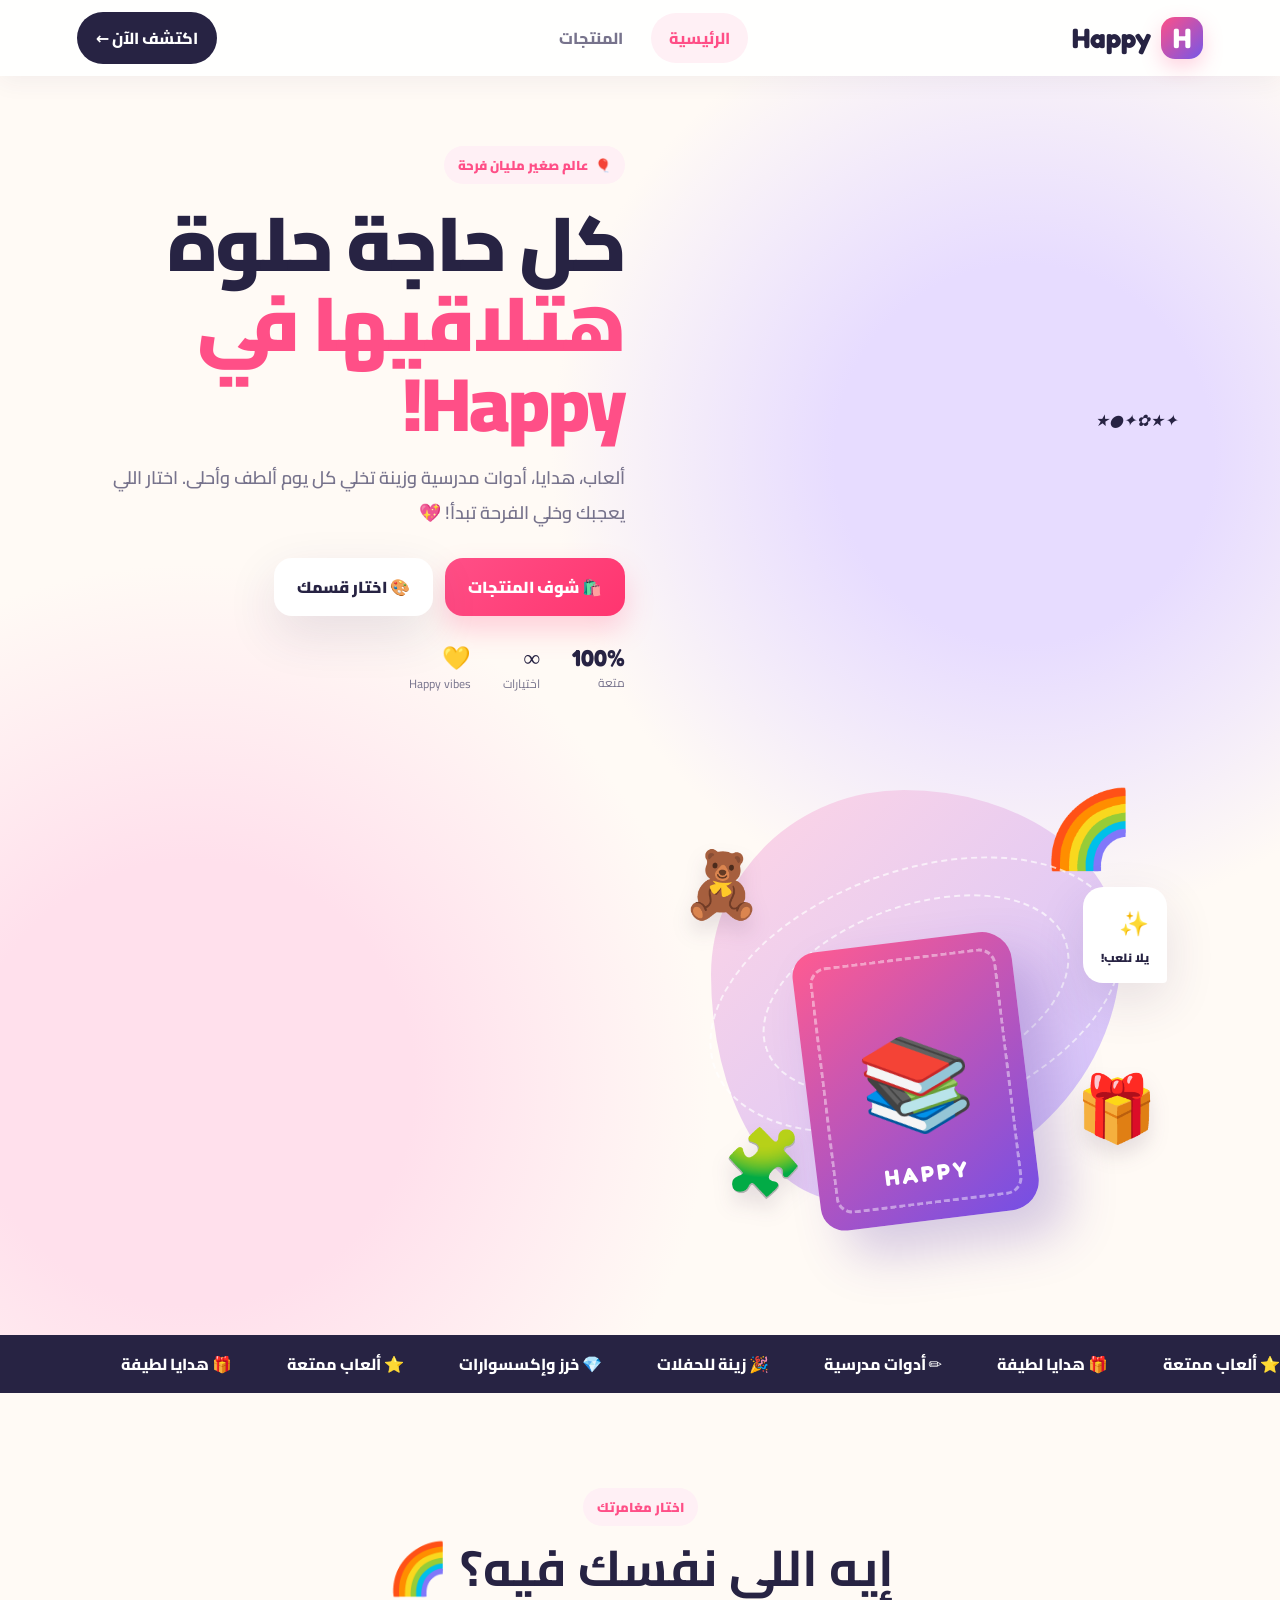
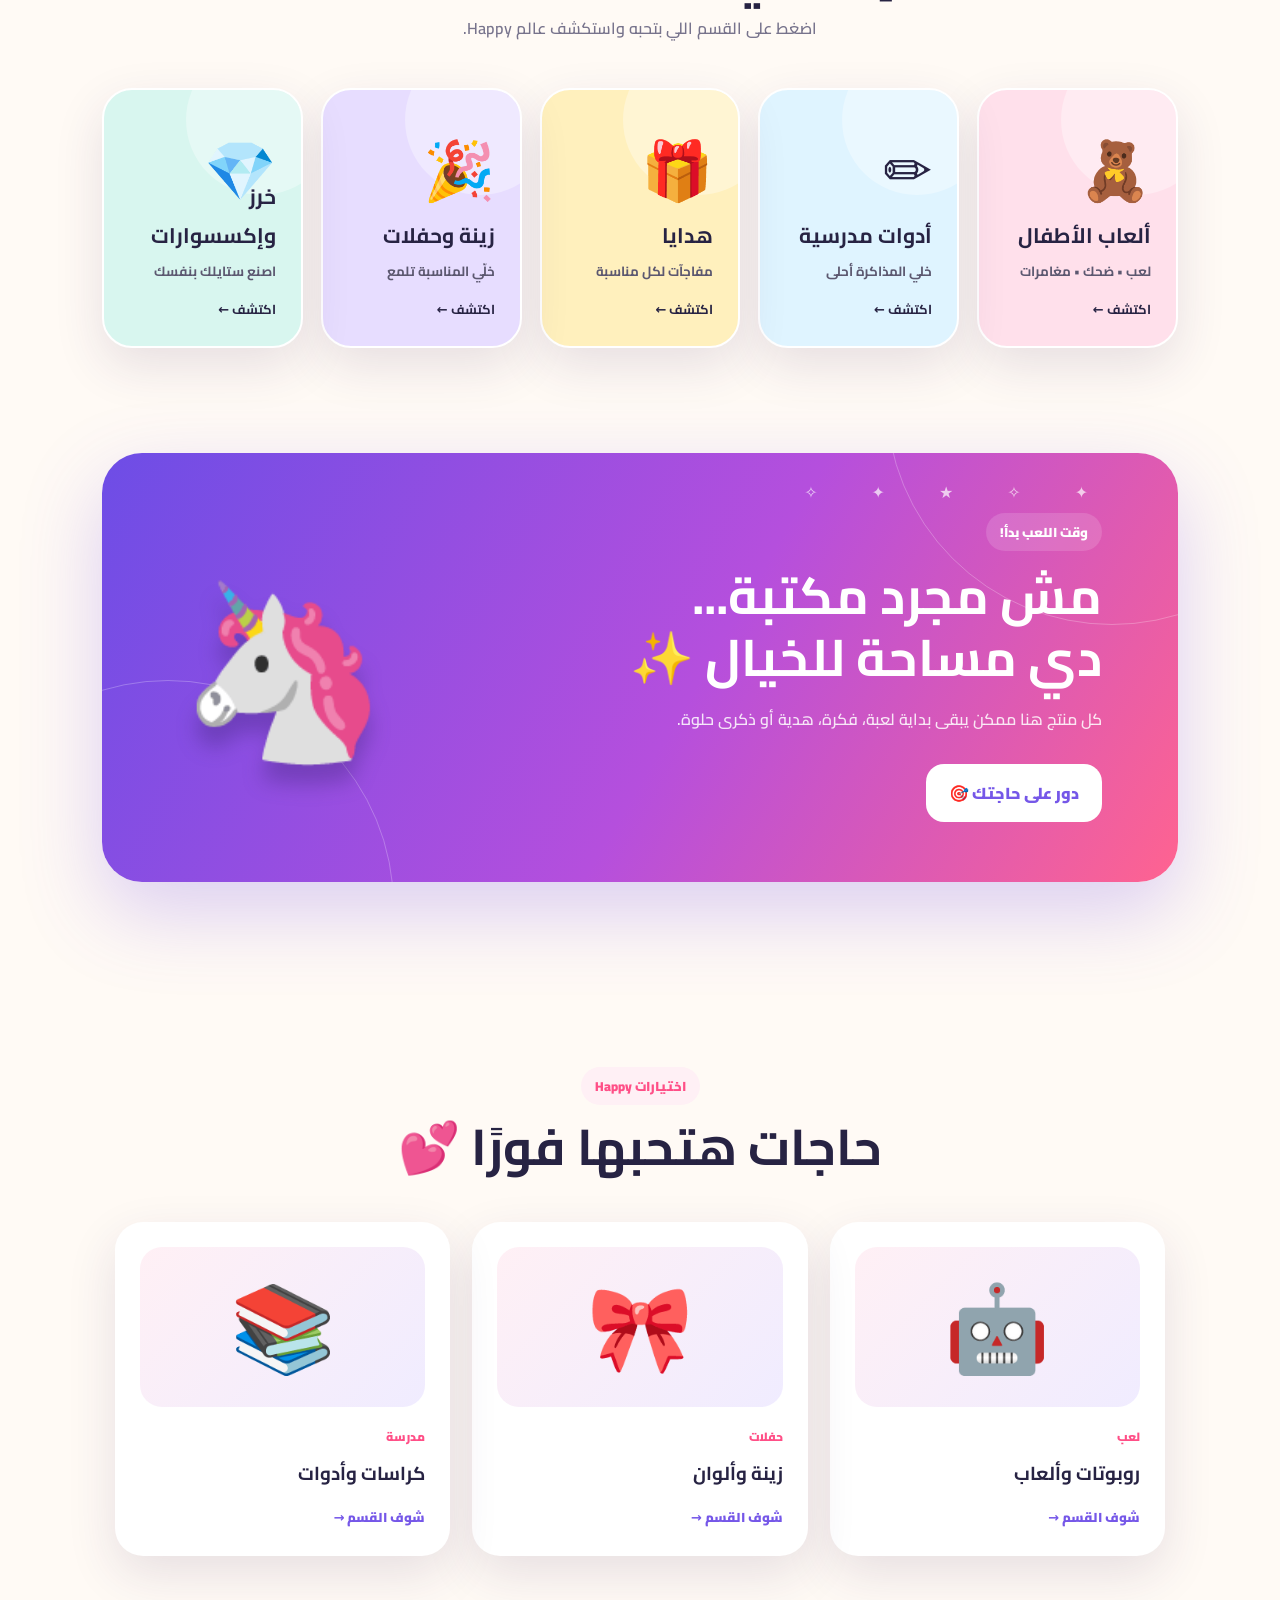
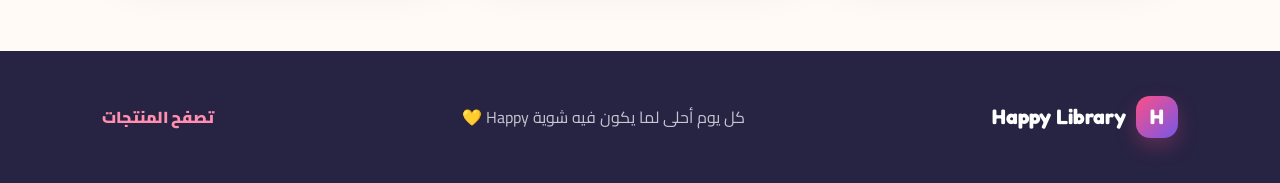
<file: index.html>
<!DOCTYPE html>
<html lang="ar" dir="rtl">
<head>
<meta charset="UTF-8">
<meta name="viewport" content="width=device-width,initial-scale=1.0">
<title>Happy Library | مكتبة هابي</title>
<meta name="description" content="مكتبة هابي - ألعاب، هدايا، أدوات مدرسية وزينة بأجواء مرحة.">
<link rel="preconnect" href="https://fonts.googleapis.com">
<link rel="preconnect" href="https://fonts.gstatic.com" crossorigin>
<link href="https://fonts.googleapis.com/css2?family=Cairo:wght@400;600;700;800;900&family=Fredoka:wght@500;600;700&display=swap" rel="stylesheet">
<link rel="stylesheet" href="style.css">
</head>
<body>
<div class="loader" id="loader"><div class="loader-ball">H</div><p>بنجهز عالم هابي ✨</p></div>

<header class="navbar">
  <a class="brand" href="index.html"><span class="brand-mark">H</span><span>Happy</span></a>
  <nav>
    <a class="active" href="index.html">الرئيسية</a>
    <a href="Projects.html">المنتجات</a>
  </nav>
  <a class="nav-cta" href="Projects.html">اكتشف الآن <span>←</span></a>
</header>

<main>
<section class="hero">
  <div class="hero-sparkles" aria-hidden="true">
    <i>✦</i><i>★</i><i>✿</i><i>✦</i><i>●</i><i>★</i>
  </div>
  <div class="hero-copy reveal">
    <div class="eyebrow"><span>🎈</span> عالم صغير مليان فرحة</div>
    <h1>كل حاجة حلوة<br><span>هتلاقيها في Happy!</span></h1>
    <p>ألعاب، هدايا، أدوات مدرسية وزينة تخلي كل يوم ألطف وأحلى. اختار اللي يعجبك وخلي الفرحة تبدأ! 💖</p>
    <div class="hero-actions">
      <a class="btn btn-primary" href="Projects.html">🛍️ شوف المنتجات</a>
      <a class="btn btn-soft" href="#categories">🎨 اختار قسمك</a>
    </div>
    <div class="trust-row">
      <div><b>100%</b><span>متعة</span></div>
      <div><b>∞</b><span>اختيارات</span></div>
      <div><b>💛</b><span>Happy vibes</span></div>
    </div>
  </div>
  <div class="hero-art reveal">
    <div class="blob"></div>
    <div class="cloud cloud1"></div><div class="cloud cloud2"></div>
    <div class="rainbow">🌈</div>
    <div class="hero-book">📚<span>HAPPY</span></div>
    <div class="toy toy1">🧸</div><div class="toy toy2">🎁</div><div class="toy toy3">🧩</div>
    <div class="orbit orbit1"></div><div class="orbit orbit2"></div>
    <div class="bubble">✨<small>يلا نلعب!</small></div>
  </div>
</section>

<section class="marquee" aria-label="مميزات المكتبة">
  <div><span>⭐ ألعاب ممتعة</span><span>🎁 هدايا لطيفة</span><span>✏️ أدوات مدرسية</span><span>🎉 زينة للحفلات</span><span>💎 خرز وإكسسوارات</span><span>⭐ ألعاب ممتعة</span><span>🎁 هدايا لطيفة</span></div>
</section>

<section class="section" id="categories">
  <div class="section-heading reveal">
    <span class="mini-label">اختار مغامرتك</span>
    <h2>إيه اللي نفسك فيه؟ <span>🌈</span></h2>
    <p>اضغط على القسم اللي بتحبه واستكشف عالم Happy.</p>
  </div>
  <div class="category-grid">
    <a class="category-card c1 reveal" href="Projects.html#section2"><span class="cat-icon">🧸</span><h3>ألعاب الأطفال</h3><small>لعب • ضحك • مغامرات</small><b>اكتشف ←</b></a>
    <a class="category-card c2 reveal" href="Projects.html#section5"><span class="cat-icon">✏️</span><h3>أدوات مدرسية</h3><small>خلي المذاكرة أحلى</small><b>اكتشف ←</b></a>
    <a class="category-card c3 reveal" href="Projects.html#section4"><span class="cat-icon">🎁</span><h3>هدايا</h3><small>مفاجآت لكل مناسبة</small><b>اكتشف ←</b></a>
    <a class="category-card c4 reveal" href="Projects.html#section1"><span class="cat-icon">🎉</span><h3>زينة وحفلات</h3><small>خلّي المناسبة تلمع</small><b>اكتشف ←</b></a>
    <a class="category-card c5 reveal" href="Projects.html#section3"><span class="cat-icon">💎</span><h3>خرز وإكسسوارات</h3><small>اصنع ستايلك بنفسك</small><b>اكتشف ←</b></a>
  </div>
</section>

<section class="magic-section">
  <div class="magic-card reveal">
    <div class="magic-stars">✦ ✧ ★ ✦ ✧</div>
    <div>
      <span class="mini-label light">وقت اللعب بدأ!</span>
      <h2>مش مجرد مكتبة...<br><strong>دي مساحة للخيال ✨</strong></h2>
      <p>كل منتج هنا ممكن يبقى بداية لعبة، فكرة، هدية أو ذكرى حلوة.</p>
      <a class="btn btn-white" href="Projects.html">دور على حاجتك 🎯</a>
    </div>
    <div class="magic-character">🦄</div>
  </div>
</section>

<section class="section featured">
  <div class="section-heading">
    <span class="mini-label">اختيارات Happy</span>
    <h2>حاجات هتحبها فورًا 💕</h2>
  </div>
  <div class="featured-grid">
    <article class="mini-product"><div class="product-emoji">🤖</div><span>لعب</span><h3>روبوتات وألعاب</h3><a href="Projects.html#section2">شوف القسم →</a></article>
    <article class="mini-product"><div class="product-emoji">🎀</div><span>حفلات</span><h3>زينة وألوان</h3><a href="Projects.html#section1">شوف القسم →</a></article>
    <article class="mini-product"><div class="product-emoji">📚</div><span>مدرسة</span><h3>كراسات وأدوات</h3><a href="Projects.html#section5">شوف القسم →</a></article>
  </div>
</section>
</main>

<footer>
  <div class="footer-brand"><span class="brand-mark">H</span><b>Happy Library</b></div>
  <p>كل يوم أحلى لما يكون فيه شوية Happy 💛</p>
  <a href="Projects.html">تصفح المنتجات</a>
</footer>
<script src="app.js"></script>
</body>
</html>
</file>
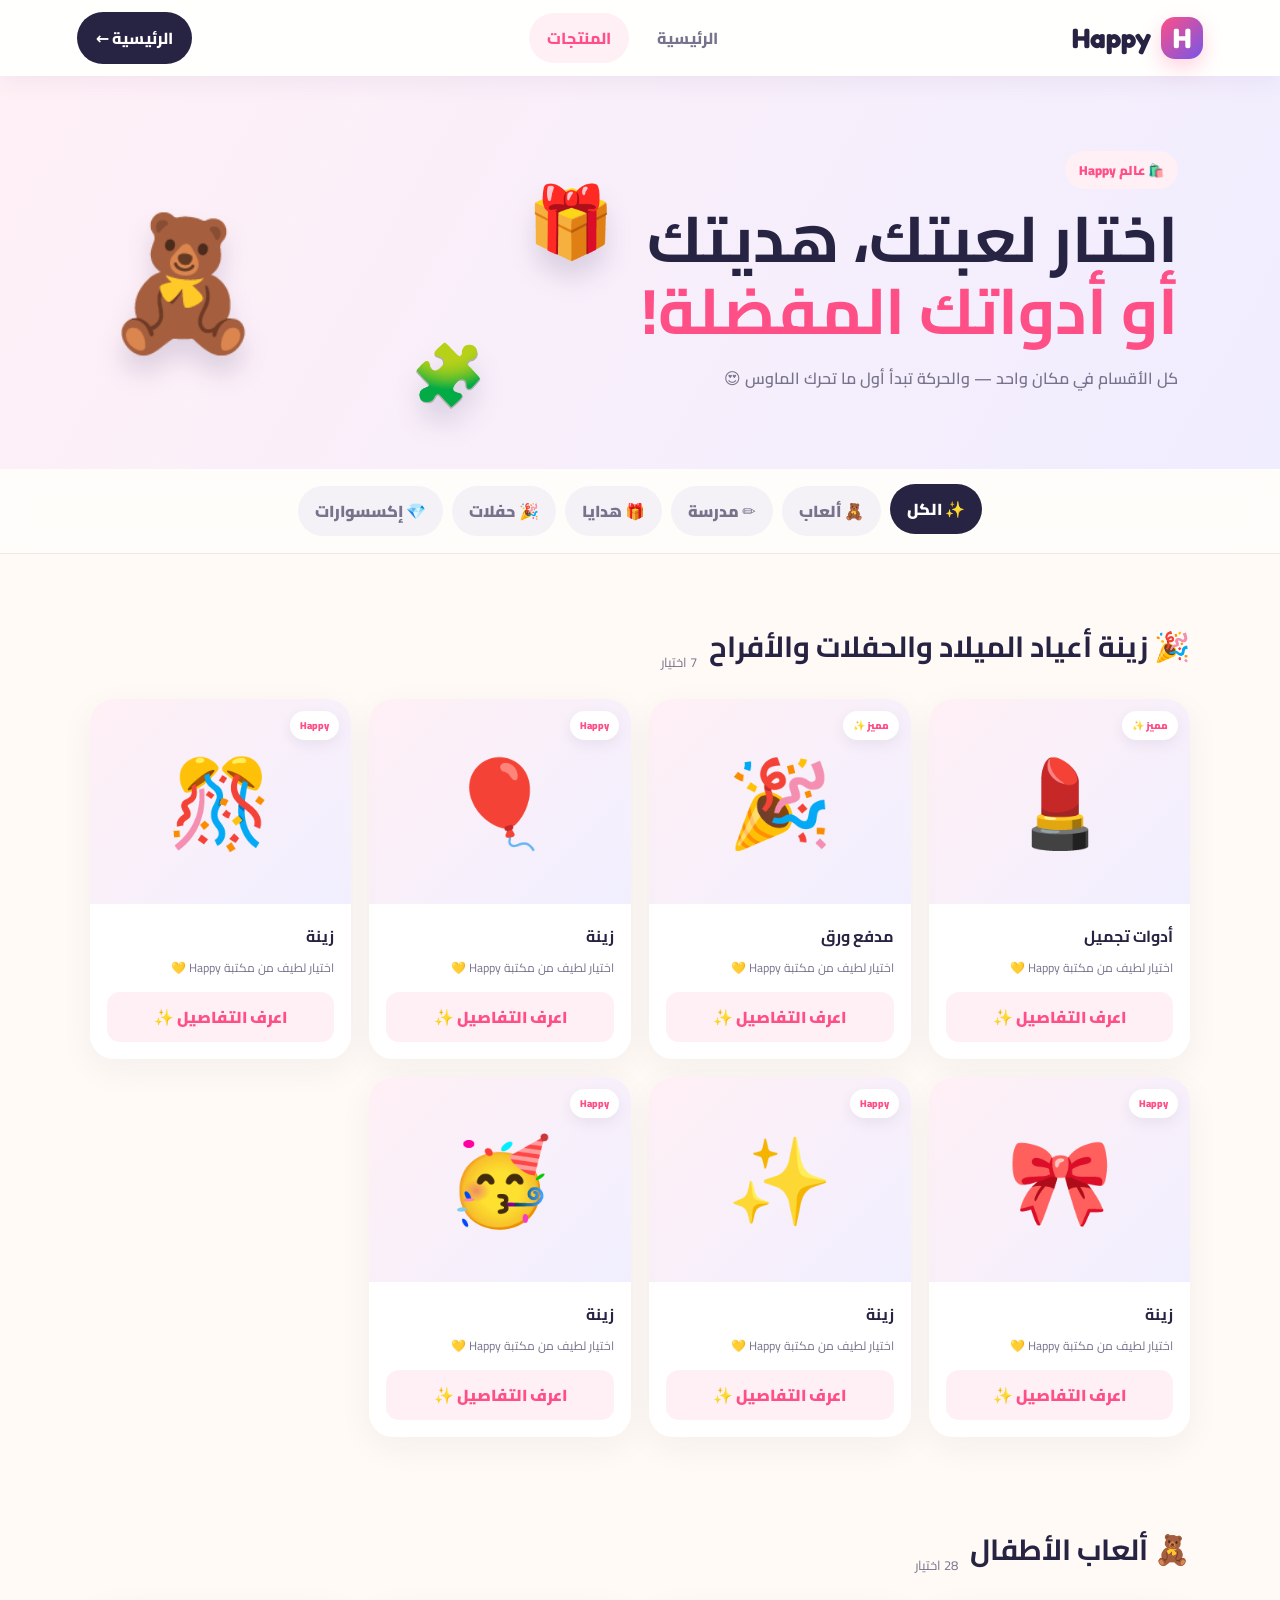
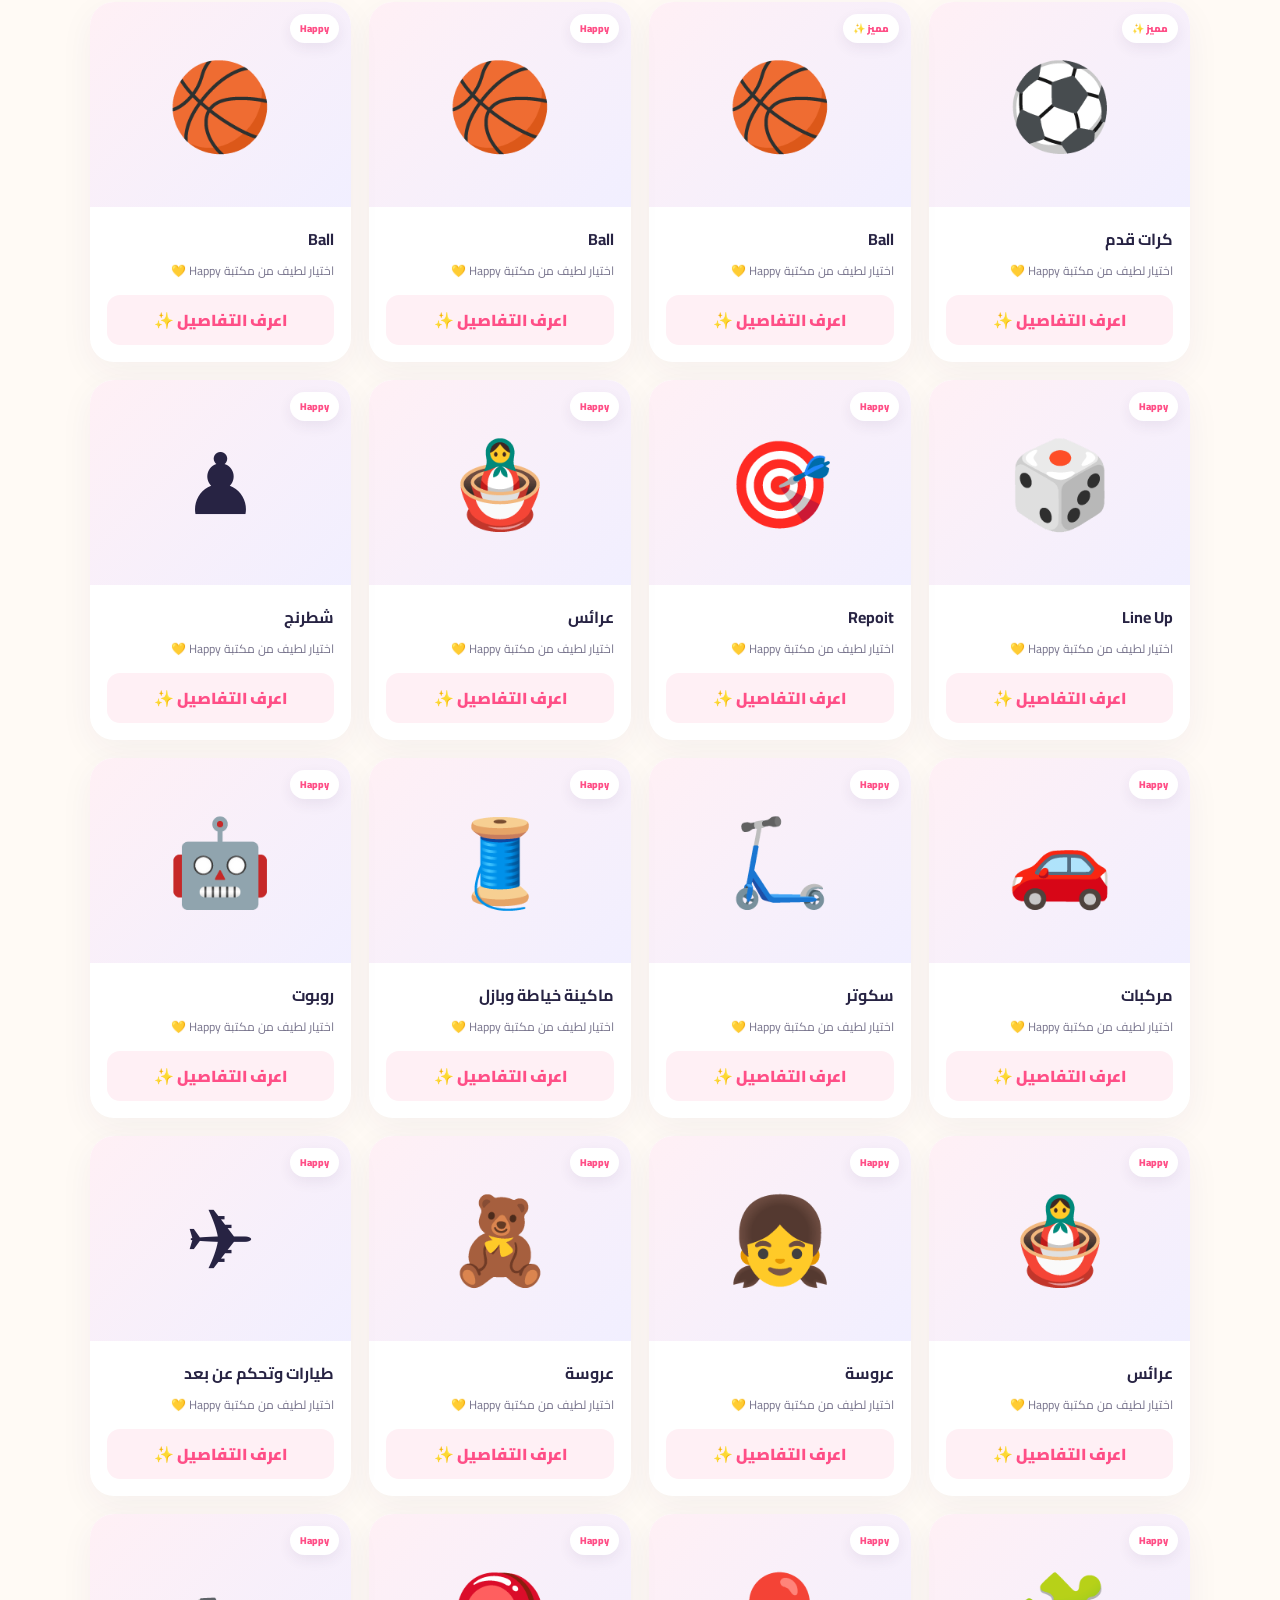
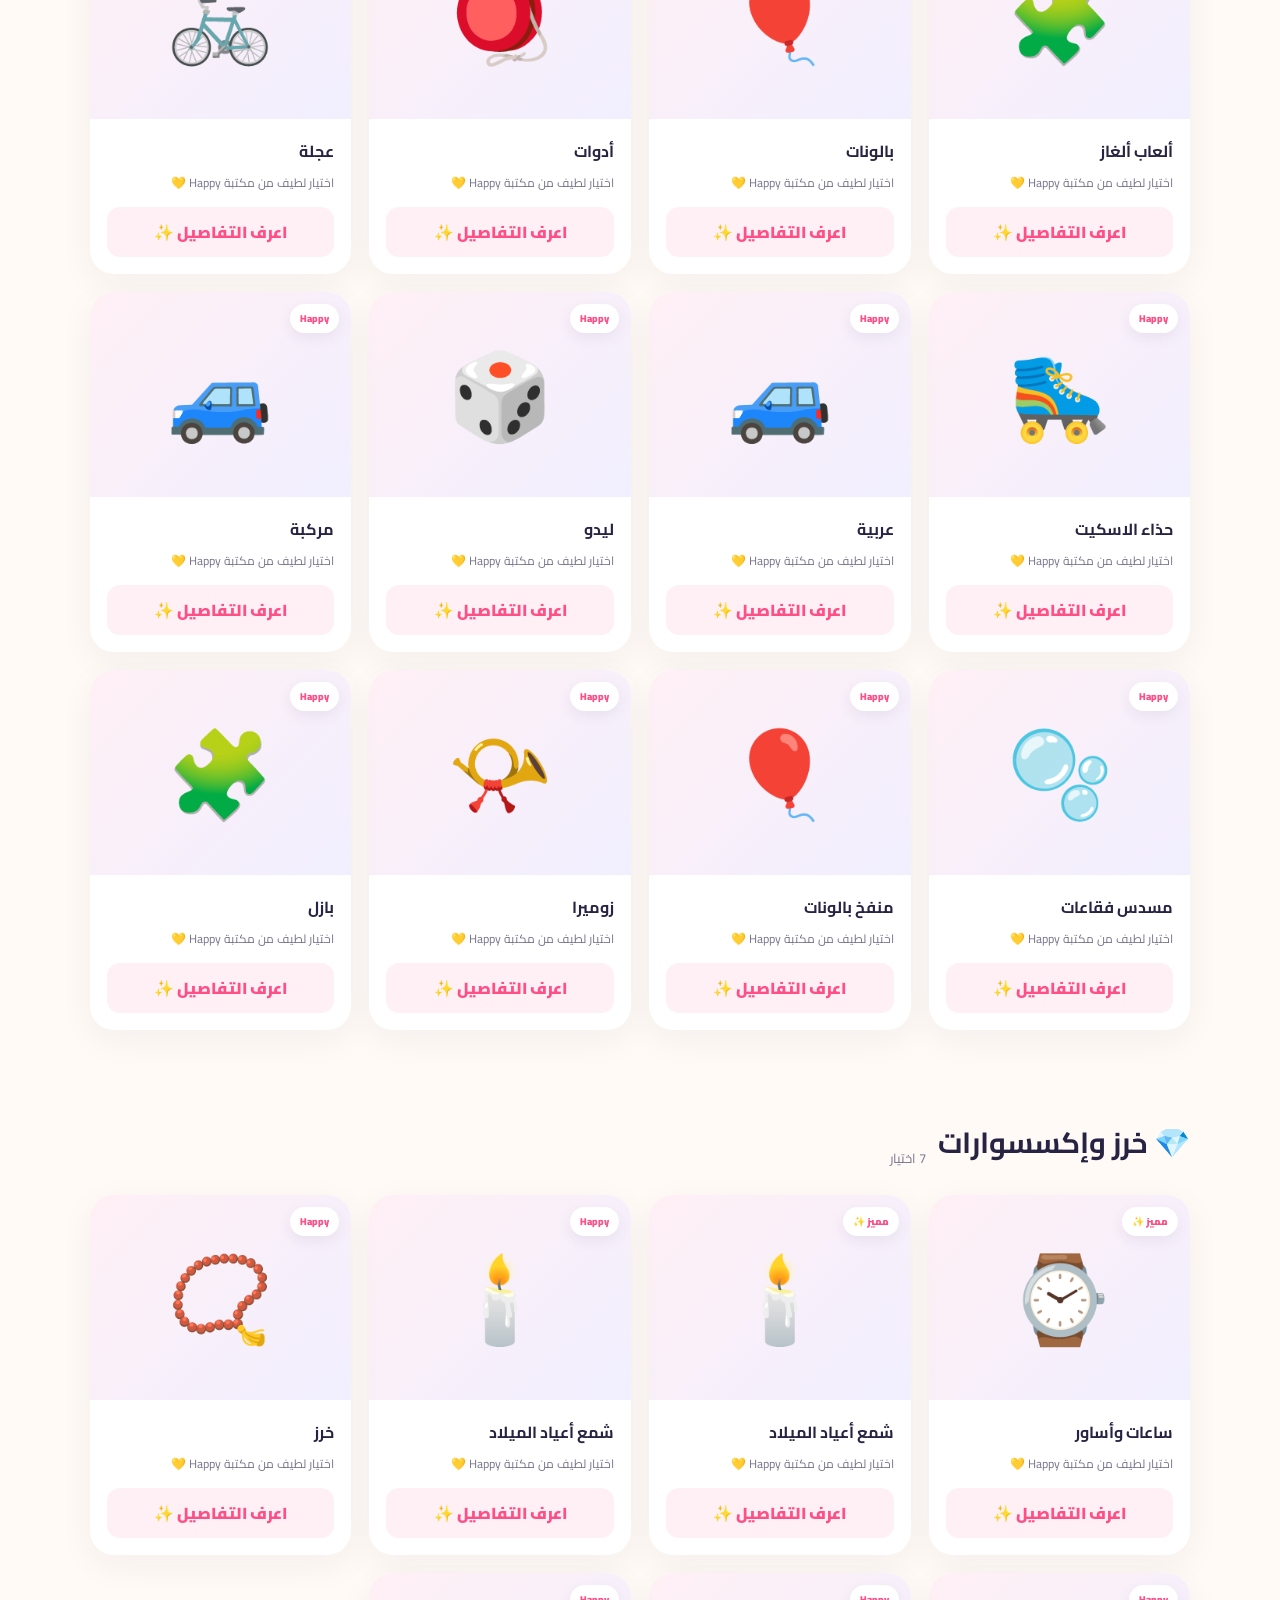
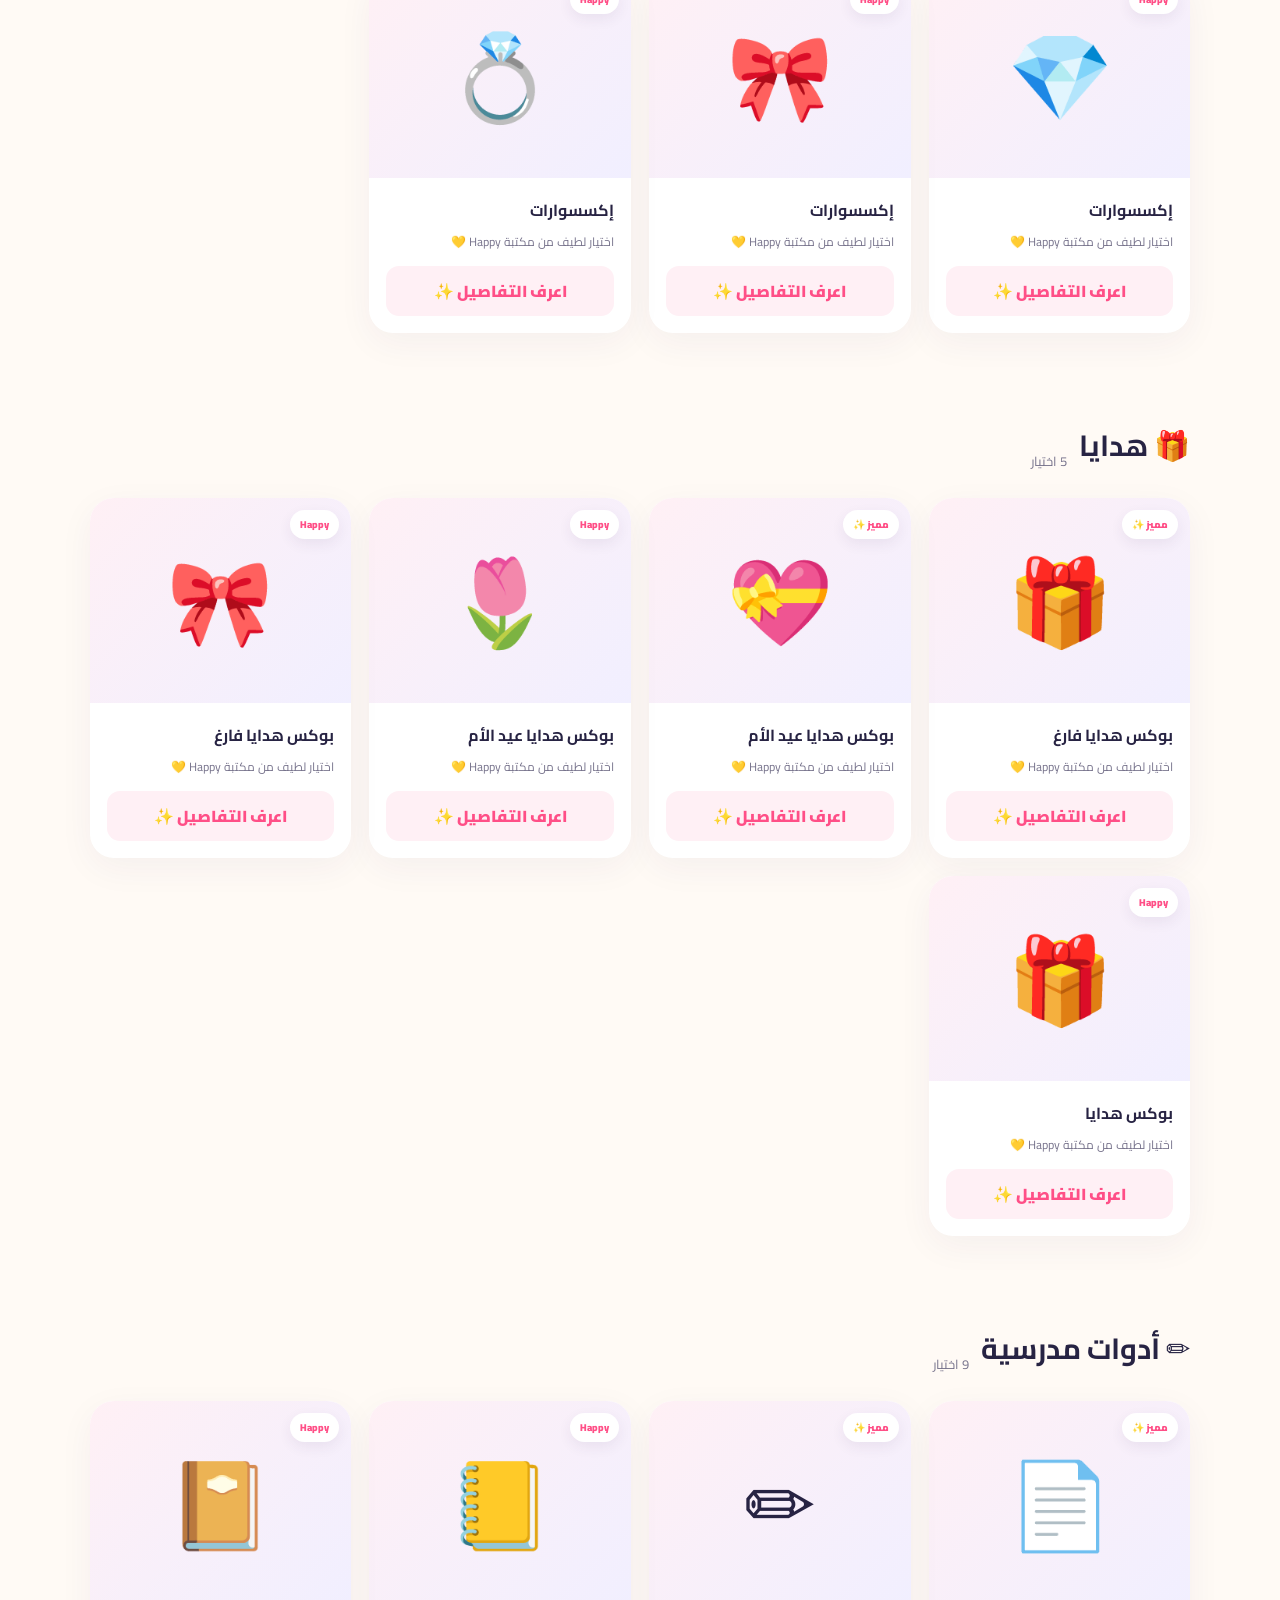
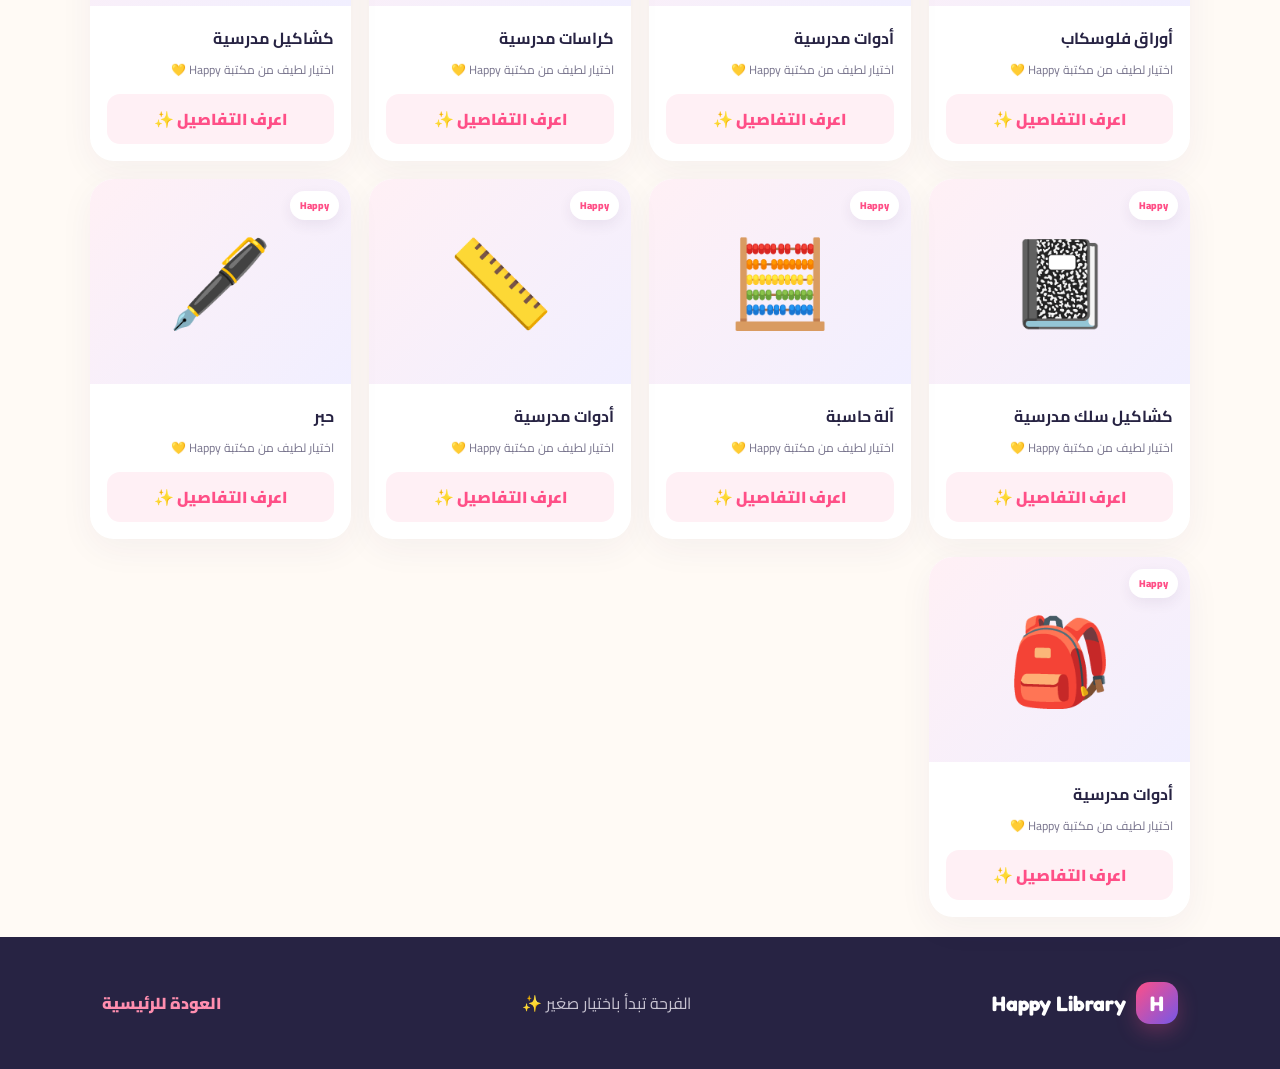
<file: Projects.html>
<!DOCTYPE html>
<html lang="ar" dir="rtl">
<head>
<meta charset="UTF-8">
<meta name="viewport" content="width=device-width,initial-scale=1.0">
<title>المنتجات | Happy Library</title>
<link rel="preconnect" href="https://fonts.googleapis.com">
<link rel="preconnect" href="https://fonts.gstatic.com" crossorigin>
<link href="https://fonts.googleapis.com/css2?family=Cairo:wght@400;600;700;800;900&family=Fredoka:wght@500;600;700&display=swap" rel="stylesheet">
<link rel="stylesheet" href="style.css">
</head>
<body>
<header class="navbar">
  <a class="brand" href="index.html"><span class="brand-mark">H</span><span>Happy</span></a>
  <nav><a href="index.html">الرئيسية</a><a class="active" href="Projects.html">المنتجات</a></nav>
  <a class="nav-cta" href="index.html">الرئيسية <span>←</span></a>
</header>

<main class="products-page">
<section class="products-hero">
  <div>
    <span class="mini-label">🛍️ عالم Happy</span>
    <h1>اختار لعبتك، هديتك<br><span>أو أدواتك المفضلة!</span></h1>
    <p>كل الأقسام في مكان واحد — والحركة تبدأ أول ما تحرك الماوس 😍</p>
  </div>
  <div class="floating-emoji">🧸</div>
  <div class="floating-emoji e2">🎁</div><div class="floating-emoji e3">🧩</div>
</section>

<div class="filter-bar" id="filterBar">
  <button class="filter active" data-filter="all">✨ الكل</button>
  <button class="filter" data-filter="toys">🧸 ألعاب</button>
  <button class="filter" data-filter="school">✏️ مدرسة</button>
  <button class="filter" data-filter="gifts">🎁 هدايا</button>
  <button class="filter" data-filter="party">🎉 حفلات</button>
  <button class="filter" data-filter="accessories">💎 إكسسوارات</button>
</div>

<div id="catalog"></div>
</main>

<div class="quick-view" id="quickView" aria-hidden="true">
  <div class="quick-box">
    <button class="close" id="closeView">×</button>
    <div id="quickEmoji" class="quick-emoji">🧸</div>
    <span id="quickTag" class="mini-label">منتج</span>
    <h2 id="quickTitle">منتج</h2>
    <p>اختيار جميل من Happy ✨ اضغط تواصل لمعرفة التفاصيل والسعر والتوفر.</p>
    <a class="btn btn-primary" href="https://wa.me/201019890771" target="_blank" rel="noopener">💬 اسأل عن المنتج</a>
  </div>
</div>

<footer>
  <div class="footer-brand"><span class="brand-mark">H</span><b>Happy Library</b></div>
  <p>الفرحة تبدأ باختيار صغير ✨</p>
  <a href="index.html">العودة للرئيسية</a>
</footer>
<script src="app.js"></script>
<script src="catalog.js"></script>
</body>
</html>
</file>
<file: style.css>
:root{
--pink:#ff4f87;--pink2:#ff78a5;--purple:#7557e8;--blue:#35a9ff;--yellow:#ffd34d;--mint:#42d5bd;
--ink:#272343;--muted:#77738c;--cream:#fffaf5;--white:#fff;
--shadow:0 18px 50px rgba(54,36,94,.12);--shadow2:0 28px 70px rgba(255,79,135,.18);
--ease:cubic-bezier(.2,.8,.2,1)
}
*{box-sizing:border-box}html{scroll-behavior:smooth}body{margin:0;background:var(--cream);color:var(--ink);font-family:Cairo,system-ui,sans-serif;overflow-x:hidden}a{text-decoration:none;color:inherit}button{font:inherit} 
.loader{position:fixed;inset:0;z-index:9999;background:linear-gradient(135deg,#fff7fb,#f4f0ff);display:grid;place-items:center;align-content:center;gap:12px;transition:.6s var(--ease)}.loader.done{opacity:0;visibility:hidden}.loader-ball{width:74px;height:74px;border-radius:30% 70% 65% 35%;background:linear-gradient(135deg,var(--pink),var(--purple));display:grid;place-items:center;color:#fff;font:700 42px Fredoka;box-shadow:0 15px 45px #ff4f8750;animation:wiggle 1s infinite}.loader p{font-weight:800}
.navbar{height:76px;padding:0 6%;display:flex;align-items:center;justify-content:space-between;gap:28px;background:#ffffffdf;backdrop-filter:blur(16px);position:sticky;top:0;z-index:100;box-shadow:0 5px 25px #3c2d6510}.brand{display:flex;align-items:center;gap:10px;font:700 28px Fredoka;color:var(--ink)}.brand-mark{width:42px;height:42px;border-radius:14px;background:linear-gradient(135deg,var(--pink),var(--purple));color:#fff;display:grid;place-items:center;box-shadow:0 8px 20px #ff4f8740}.navbar nav{display:flex;gap:10px}.navbar nav a{padding:10px 18px;border-radius:99px;font-weight:800;color:var(--muted);transition:.25s}.navbar nav a:hover,.navbar nav a.active{background:#fff0f5;color:var(--pink)}.nav-cta{padding:11px 19px;border-radius:99px;background:var(--ink);color:#fff;font-weight:800;transition:.25s}.nav-cta:hover{transform:translateY(-3px);box-shadow:0 12px 25px #27234330}
.hero{min-height:680px;display:grid;grid-template-columns:1fr 1fr;align-items:center;gap:30px;padding:70px 8%;position:relative;overflow:hidden;background:radial-gradient(circle at 80% 30%,#e7dcff 0 14%,transparent 35%),radial-gradient(circle at 15% 80%,#ffe0ec 0 15%,transparent 35%)}.hero-copy{position:relative;z-index:3}.eyebrow,.mini-label{display:inline-flex;align-items:center;gap:7px;color:var(--pink);background:#fff0f5;padding:7px 14px;border-radius:99px;font-weight:900;font-size:13px}.hero h1{font-size:clamp(42px,6vw,76px);line-height:1.05;margin:20px 0 18px;font-weight:900;letter-spacing:-2px}.hero h1 span,.products-hero h1 span{color:var(--pink)}.hero p{max-width:590px;font-size:18px;line-height:1.9;color:var(--muted);font-weight:600}.hero-actions{display:flex;gap:12px;flex-wrap:wrap;margin:28px 0}.btn{display:inline-flex;align-items:center;justify-content:center;padding:14px 23px;border-radius:18px;font-weight:900;border:0;cursor:pointer;transition:.3s var(--ease)}.btn-primary{background:linear-gradient(135deg,var(--pink),#ff356f);color:#fff;box-shadow:0 14px 28px #ff4f8740}.btn-primary:hover{transform:translateY(-5px) scale(1.02);box-shadow:0 20px 38px #ff4f8750}.btn-soft{background:#fff;color:var(--ink);box-shadow:var(--shadow)}.btn-white{background:#fff;color:var(--purple);margin-top:14px}.trust-row{display:flex;gap:32px}.trust-row div{display:flex;flex-direction:column}.trust-row b{font:700 23px Fredoka}.trust-row span{color:var(--muted);font-size:12px}
.hero-art{height:540px;position:relative;display:grid;place-items:center}.blob{position:absolute;width:410px;height:410px;background:linear-gradient(135deg,#ffd5e4,#cfc3ff);border-radius:47% 53% 68% 32% / 45% 39% 61% 55%;animation:morph 8s ease-in-out infinite}.hero-book{position:relative;width:220px;height:280px;border-radius:24px 30px 30px 24px;background:linear-gradient(145deg,#ff5b91,#744fe5);color:#fff;display:flex;align-items:center;justify-content:center;font-size:92px;box-shadow:25px 28px 50px #5634a740;transform:rotate(-7deg);animation:float 4s ease-in-out infinite;z-index:2}.hero-book:after{content:"";position:absolute;inset:16px;border:3px dashed #ffffff70;border-radius:17px}.hero-book span{position:absolute;bottom:34px;font:700 22px Fredoka;letter-spacing:3px}.toy{position:absolute;font-size:65px;z-index:4;filter:drop-shadow(0 12px 10px #34204b20);animation:float 3.5s ease-in-out infinite}.toy1{top:18%;left:5%}.toy2{right:4%;bottom:18%;animation-delay:.7s}.toy3{left:13%;bottom:8%;animation-delay:1.1s}.rainbow{position:absolute;top:6%;right:8%;font-size:75px;animation:float 4.5s ease-in-out infinite}.bubble{position:absolute;right:2%;top:30%;background:#fff;padding:14px 18px;border-radius:20px 20px 4px 20px;box-shadow:var(--shadow);font-size:24px;z-index:5;animation:pop 2.5s ease-in-out infinite}.bubble small{display:block;font-size:12px;font-weight:900}.orbit{position:absolute;border:2px dashed #ffffffaa;border-radius:50%;width:430px;height:250px;transform:rotate(-20deg);animation:spin 14s linear infinite}.orbit2{width:320px;height:180px;animation-direction:reverse;animation-duration:10s}
.marquee{overflow:hidden;background:var(--ink);color:#fff;padding:14px 0;white-space:nowrap}.marquee div{display:inline-flex;gap:55px;font-weight:800;animation:marquee 22s linear infinite}.marquee span{display:inline-flex;align-items:center;gap:9px}
.section{padding:95px 8%}.section-heading{text-align:center;max-width:680px;margin:0 auto 45px}.section-heading h2{font-size:clamp(30px,4vw,50px);margin:14px 0 7px;line-height:1.15}.section-heading p{color:var(--muted);font-weight:600}.category-grid{display:grid;grid-template-columns:repeat(5,1fr);gap:18px}.category-card{min-height:260px;border-radius:30px;padding:25px;display:flex;flex-direction:column;align-items:flex-start;justify-content:flex-end;position:relative;overflow:hidden;transition:.4s var(--ease);box-shadow:var(--shadow);border:2px solid #fff}.category-card:before{content:"";position:absolute;width:150px;height:150px;border-radius:50%;background:#ffffff55;top:-45px;right:-35px}.category-card:hover{transform:translateY(-12px) rotate(-1deg);box-shadow:var(--shadow2)}.category-card .cat-icon{font-size:58px;position:absolute;top:25px;right:25px;transition:.4s}.category-card:hover .cat-icon{transform:scale(1.18) rotate(8deg)}.category-card h3{margin:0;font-size:21px;position:relative}.category-card small{color:#5c5870;margin:4px 0 13px;font-weight:700}.category-card b{font-size:13px}.c1{background:#ffe0eb}.c2{background:#dff4ff}.c3{background:#fff0bd}.c4{background:#e7ddff}.c5{background:#d8f6ef}
.magic-section{padding:10px 8% 90px}.magic-card{min-height:360px;border-radius:40px;padding:55px 7%;display:flex;align-items:center;justify-content:space-between;position:relative;overflow:hidden;background:linear-gradient(120deg,#6d4de6,#b54fdd 55%,#ff6390);color:#fff;box-shadow:0 30px 80px #704de640}.magic-card:before,.magic-card:after{content:"";position:absolute;border:1px solid #ffffff40;border-radius:50%;width:450px;height:450px}.magic-card:before{left:-160px;bottom:-250px}.magic-card:after{right:-160px;top:-280px}.magic-card h2{font-size:clamp(32px,4vw,52px);line-height:1.2;margin:14px 0}.magic-card p{max-width:550px;color:#ffffffd9;font-weight:600}.mini-label.light{background:#ffffff24;color:#fff}.magic-character{font-size:170px;filter:drop-shadow(0 20px 10px #38207055);animation:float 3.8s infinite}.magic-stars{position:absolute;top:24px;right:6%;letter-spacing:25px;opacity:.7}
.featured-grid{display:grid;grid-template-columns:repeat(3,1fr);gap:22px;max-width:1050px;margin:auto}.mini-product{background:#fff;border-radius:28px;padding:25px;box-shadow:var(--shadow);transition:.35s}.mini-product:hover{transform:translateY(-8px)}.product-emoji{height:160px;border-radius:22px;background:linear-gradient(135deg,#fff0f5,#f0ecff);display:grid;place-items:center;font-size:85px}.mini-product span{display:inline-block;color:var(--pink);font-size:12px;font-weight:900;margin-top:18px}.mini-product h3{margin:6px 0 10px}.mini-product a{font-size:13px;font-weight:900;color:var(--purple)}
.products-page{min-height:80vh}.products-hero{padding:75px 8% 60px;display:flex;justify-content:space-between;align-items:center;position:relative;overflow:hidden;background:linear-gradient(120deg,#fff0f6,#f0edff)}.products-hero h1{font-size:clamp(36px,5vw,65px);line-height:1.12;margin:15px 0}.products-hero p{color:var(--muted);font-weight:600}.floating-emoji{font-size:130px;animation:float 3.5s infinite;filter:drop-shadow(0 18px 12px #37205b25)}.floating-emoji.e2{font-size:70px;position:absolute;right:52%;top:20%;animation-delay:.7s}.floating-emoji.e3{font-size:60px;position:absolute;right:62%;bottom:10%;animation-delay:1.1s}.filter-bar{position:sticky;top:76px;z-index:50;display:flex;justify-content:center;gap:9px;flex-wrap:wrap;padding:17px 5%;background:#fffdfbe8;backdrop-filter:blur(15px);border-bottom:1px solid #eee8e5}.filter{border:0;background:#f5f2f7;color:var(--muted);padding:10px 17px;border-radius:99px;font-weight:900;cursor:pointer;transition:.25s}.filter:hover,.filter.active{background:var(--ink);color:#fff;transform:translateY(-2px)}.catalog-section{padding:65px 7% 20px;scroll-margin-top:145px}.catalog-title{display:flex;align-items:end;gap:12px;margin-bottom:25px}.catalog-title h2{margin:0;font-size:29px}.catalog-title span{color:var(--muted);font-size:13px}.product-grid{display:grid;grid-template-columns:repeat(4,1fr);gap:18px}.product-card{background:#fff;border-radius:24px;overflow:hidden;box-shadow:0 10px 35px #36245c0d;transition:.4s var(--ease);position:relative;animation:cardIn .55s var(--ease) both}.product-card:hover{transform:translateY(-9px) scale(1.015);box-shadow:0 25px 55px #36245c18}.product-visual{height:205px;background:linear-gradient(135deg,#fff0f5,#f1efff);display:grid;place-items:center;font-size:85px;position:relative}.product-card:hover .product-visual{background:linear-gradient(135deg,#ffe3ed,#e8e2ff)}.product-card:hover .product-visual .emoji{animation:wiggle .55s}.badge{position:absolute;top:12px;right:12px;background:#fff;color:var(--pink);border-radius:99px;padding:5px 10px;font-size:10px;font-weight:900;box-shadow:0 5px 14px #36245c12}.product-info{padding:17px}.product-info h3{margin:0 0 5px;font-size:16px}.product-info p{margin:0 0 13px;color:var(--muted);font-size:12px}.product-info button{width:100%;border:0;border-radius:13px;padding:10px;background:#fff0f5;color:var(--pink);font-weight:900;cursor:pointer;transition:.25s}.product-info button:hover{background:var(--pink);color:#fff}
.quick-view{position:fixed;inset:0;background:#20183299;backdrop-filter:blur(8px);display:grid;place-items:center;z-index:500;opacity:0;visibility:hidden;transition:.3s}.quick-view.open{opacity:1;visibility:visible}.quick-box{width:min(440px,90%);background:#fff;border-radius:30px;padding:35px;text-align:center;position:relative;transform:translateY(20px) scale(.95);transition:.4s}.quick-view.open .quick-box{transform:none}.close{position:absolute;top:12px;left:15px;width:36px;height:36px;border:0;border-radius:50%;background:#f4f1f6;font-size:25px;cursor:pointer}.quick-emoji{font-size:100px;margin-bottom:10px;animation:float 2.5s infinite}.quick-box h2{font-size:28px;margin:12px}.quick-box p{color:var(--muted);line-height:1.8}
footer{background:var(--ink);color:#fff;padding:45px 8%;display:flex;align-items:center;justify-content:space-between;gap:20px;flex-wrap:wrap}footer p{color:#c8c4d2;margin:0}footer a{color:#ff8eaf;font-weight:900}.footer-brand{display:flex;align-items:center;gap:10px;font:700 21px Fredoka}

.reveal{opacity:0;transform:translateY(25px);transition:.8s var(--ease)}.reveal.visible{opacity:1;transform:none}
@keyframes float{0%,100%{transform:translateY(0) rotate(-3deg)}50%{transform:translateY(-18px) rotate(3deg)}}@keyframes morph{0%,100%{border-radius:47% 53% 68% 32% / 45% 39% 61% 55%}50%{border-radius:63% 37% 38% 62% / 56% 60% 40% 44%}}@keyframes wiggle{0%,100%{transform:rotate(0)}25%{transform:rotate(-8deg)}75%{transform:rotate(8deg)}}@keyframes pop{0%,100%{transform:scale(1) rotate(0)}50%{transform:scale(1.05) rotate(2deg)}}@keyframes spin{to{transform:rotate(340deg)}}@keyframes marquee{to{transform:translateX(50%)}}@keyframes cardIn{from{opacity:0;transform:translateY(20px)}to{opacity:1;transform:none}}
@media(max-width:1050px){.category-grid{grid-template-columns:repeat(3,1fr)}.product-grid{grid-template-columns:repeat(3,1fr)}.hero{padding:55px 6%}.section{padding-left:6%;padding-right:6%}}
@media(max-width:760px){.navbar{padding:0 4%;height:68px}.navbar nav{display:none}.brand{font-size:24px}.nav-cta{padding:9px 13px;font-size:12px}.hero{grid-template-columns:1fr;min-height:auto;padding:55px 6% 30px;text-align:center}.hero p{margin:0 auto}.hero-actions,.trust-row{justify-content:center}.hero-art{height:410px}.blob{width:310px;height:310px}.hero-book{width:170px;height:220px;font-size:70px}.toy{font-size:48px}.category-grid{grid-template-columns:1fr 1fr}.section{padding:70px 6%}.magic-card{padding:35px 7%;min-height:420px}.magic-character{font-size:100px}.featured-grid{grid-template-columns:1fr}.products-hero{padding:50px 6%;min-height:360px}.floating-emoji{font-size:90px;position:absolute;left:7%;bottom:20px}.product-grid{grid-template-columns:1fr 1fr}.catalog-section{padding:45px 5% 10px}.filter-bar{top:68px}.product-visual{height:165px;font-size:65px}}
@media(max-width:480px){.hero h1{font-size:43px}.category-grid{grid-template-columns:1fr}.category-card{min-height:210px}.product-grid{grid-template-columns:1fr 1fr;gap:12px}.product-info{padding:12px}.product-info h3{font-size:14px}.product-visual{height:145px;font-size:55px}.filter{font-size:11px;padding:8px 11px}.products-hero h1{font-size:38px}.trust-row{gap:18px}}
@media(prefers-reduced-motion:reduce){*,*:before,*:after{animation-duration:.01ms!important;animation-iteration-count:1!important;scroll-behavior:auto!important;transition-duration:.01ms!important}}
</file>
